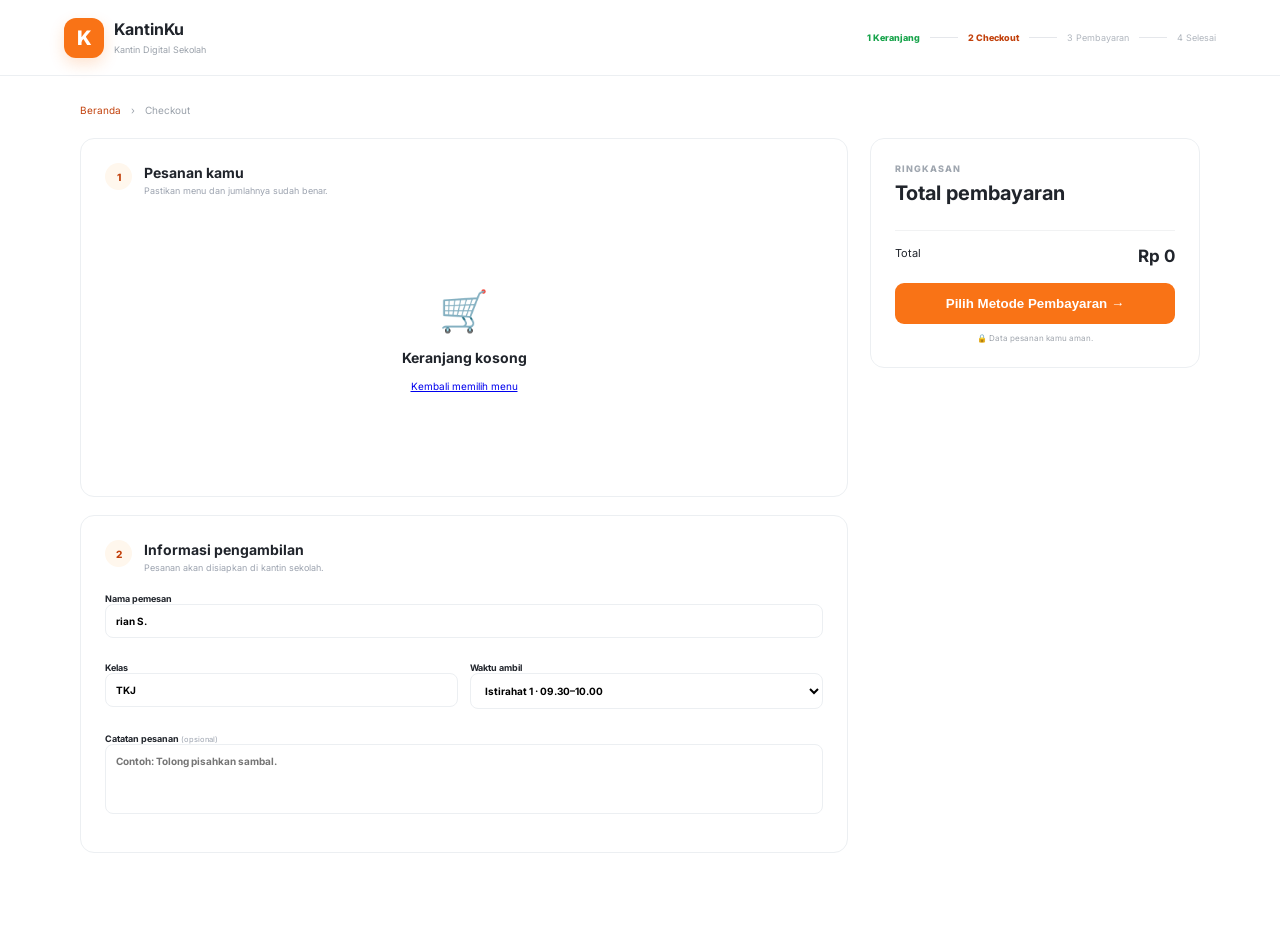
<file: checkout.html>
<!DOCTYPE html>
<html lang="id">
<head>
<meta charset="UTF-8"><meta name="viewport" content="width=device-width,initial-scale=1.0">
<title>Checkout — KantinKu</title>
<link rel="preconnect" href="https://fonts.googleapis.com"><link rel="preconnect" href="https://fonts.gstatic.com" crossorigin>
<link href="https://fonts.googleapis.com/css2?family=Inter:wght@400;500;600;700;800&display=swap" rel="stylesheet">
<link rel="stylesheet" href="customer.css">
</head>
<body>
<header class="topbar"><a class="brand link-brand" href="index.html"><div class="logo">K</div><div><strong>KantinKu</strong><span>Kantin Digital Sekolah</span></div></a><div class="checkout-progress"><span class="done">1 Keranjang</span><i></i><span class="active">2 Checkout</span><i></i><span>3 Pembayaran</span><i></i><span>4 Selesai</span></div></header>
<main class="checkout-page">
  <div class="breadcrumb"><a href="index.html">Beranda</a><span>›</span><span>Checkout</span></div>
  <div class="checkout-layout">
    <section>
      <div class="checkout-card"><div class="card-title"><span class="number">1</span><div><h2>Pesanan kamu</h2><p>Pastikan menu dan jumlahnya sudah benar.</p></div></div><div id="checkoutItems"></div></div>
      <div class="checkout-card"><div class="card-title"><span class="number">2</span><div><h2>Informasi pengambilan</h2><p>Pesanan akan disiapkan di kantin sekolah.</p></div></div>
        <label class="field-label">Nama pemesan<input id="buyerName" value="rian S." placeholder="Nama lengkap"></label>
        <div class="field-row"><label class="field-label">Kelas<input id="buyerClass" value="TKJ" placeholder="Contoh: TKJ"></label><label class="field-label">Waktu ambil<select id="pickup"><option>Istirahat 1 · 09.30–10.00</option><option>Istirahat 2 · 12.00–12.30</option><option>Setelah pulang · 14.00–15.00</option></select></label></div>
        <label class="field-label">Catatan pesanan <small>(opsional)</small><textarea id="orderNote" placeholder="Contoh: Tolong pisahkan sambal."></textarea></label>
      </div>
    </section>
    <aside class="order-summary"><span class="eyebrow">RINGKASAN</span><h2>Total pembayaran</h2><div id="summaryLines"></div><div class="summary-total"><span>Total</span><b id="grandTotal">Rp 0</b></div><button class="primary-btn" id="payBtn">Pilih Metode Pembayaran →</button><small>🔒 Data pesanan kamu aman.</small></aside>
  </div>
</main>
<script src="customer.js"></script><script src="checkout.js"></script>
</body>
</html>
</file>
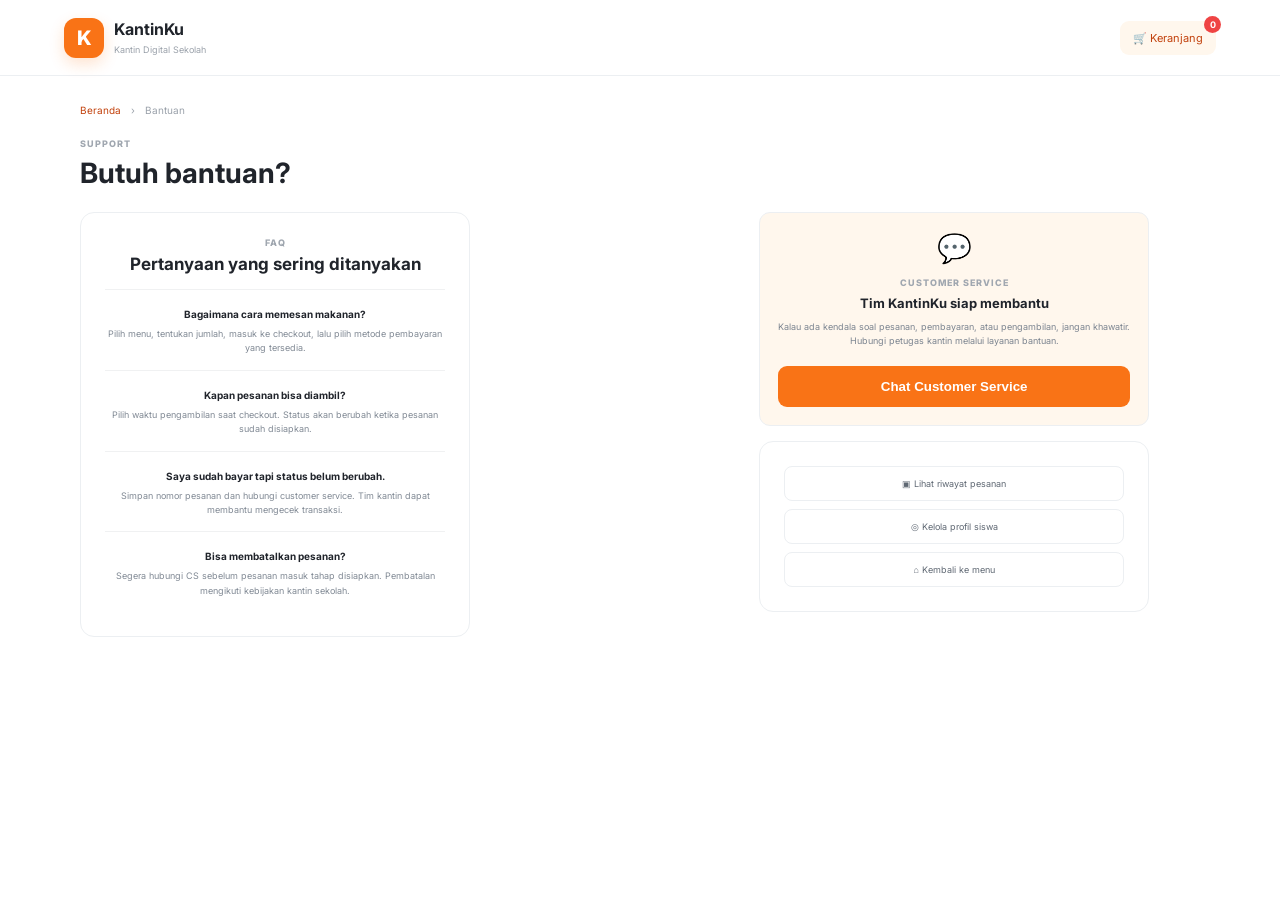
<file: help.html>
<!DOCTYPE html>
<html lang="id">
<head>
<meta charset="UTF-8"><meta name="viewport" content="width=device-width,initial-scale=1">
<title>Bantuan & Customer Service — KantinKu</title>
<link rel="preconnect" href="https://fonts.googleapis.com"><link rel="preconnect" href="https://fonts.gstatic.com" crossorigin>
<link href="https://fonts.googleapis.com/css2?family=Inter:wght@400;500;600;700;800&display=swap" rel="stylesheet">
<link rel="stylesheet" href="customer.css">
</head>
<body>
<header class="topbar"><a class="brand link-brand" href="index.html"><div class="logo">K</div><div><strong>KantinKu</strong><span>Kantin Digital Sekolah</span></div></a><div class="top-actions"><button class="cart-btn" onclick="location.href='checkout.html'">🛒 Keranjang <b id="cartCount">0</b></button></div></header>
<main class="account-page"><div class="breadcrumb"><a href="index.html">Beranda</a><span>›</span><span>Bantuan</span></div>
<div class="account-head"><div><span class="eyebrow">SUPPORT</span><h1>Butuh bantuan?</h1></div></div>
<div class="help-grid"><section class="help-card"><span class="eyebrow">FAQ</span><h2>Pertanyaan yang sering ditanyakan</h2>
<div class="faq"><b>Bagaimana cara memesan makanan?</b><p>Pilih menu, tentukan jumlah, masuk ke checkout, lalu pilih metode pembayaran yang tersedia.</p></div>
<div class="faq"><b>Kapan pesanan bisa diambil?</b><p>Pilih waktu pengambilan saat checkout. Status akan berubah ketika pesanan sudah disiapkan.</p></div>
<div class="faq"><b>Saya sudah bayar tapi status belum berubah.</b><p>Simpan nomor pesanan dan hubungi customer service. Tim kantin dapat membantu mengecek transaksi.</p></div>
<div class="faq"><b>Bisa membatalkan pesanan?</b><p>Segera hubungi CS sebelum pesanan masuk tahap disiapkan. Pembatalan mengikuti kebijakan kantin sekolah.</p></div>
</section>
<aside><div class="help-card cs-box"><div class="cs-icon">💬</div><span class="eyebrow">CUSTOMER SERVICE</span><h3>Tim KantinKu siap membantu</h3><p>Kalau ada kendala soal pesanan, pembayaran, atau pengambilan, jangan khawatir. Hubungi petugas kantin melalui layanan bantuan.</p><button class="primary-btn" id="chatBtn">Chat Customer Service</button></div>
<div class="help-card quick-links"><a href="history.html">▣ Lihat riwayat pesanan</a><a href="profile.html">◎ Kelola profil siswa</a><a href="index.html">⌂ Kembali ke menu</a></div></aside>
</div></main>
<div class="modal" id="chatModal"><div class="qr-card" style="text-align:left"><button class="modal-close" id="closeChat">×</button><span class="eyebrow">CUSTOMER SERVICE</span><h2>Halo! 👋</h2><p style="font-size:10px;color:#7b8490;line-height:1.7">Sampaikan kendala kamu. Untuk versi produksi, area ini bisa dihubungkan ke WhatsApp, live chat, atau sistem tiket sekolah.</p><textarea id="chatText" placeholder="Tulis kendala kamu..." style="width:100%;height:100px;border:1px solid var(--line);border-radius:8px;padding:10px;resize:none"></textarea><button class="primary-btn" id="sendChat" style="margin-top:10px">Kirim Permintaan</button></div></div>
<div class="toast" id="toast"></div><script src="customer.js"></script><script src="help.js"></script>
</body></html>
</file>
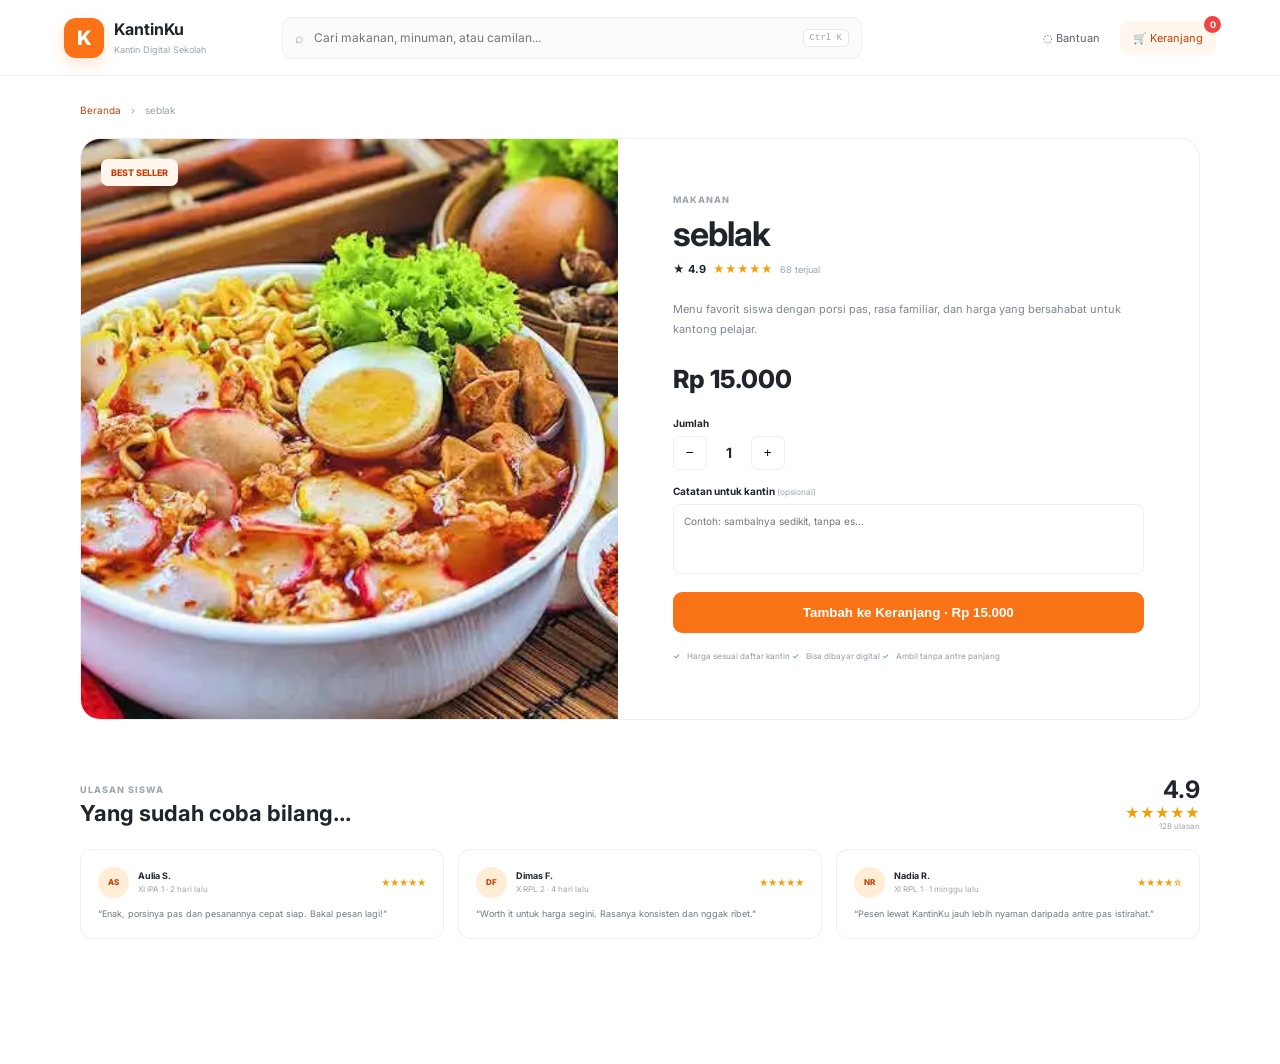
<file: menu-detail.html>
<!DOCTYPE html>
<html lang="id">
<head>
<meta charset="UTF-8"><meta name="viewport" content="width=device-width,initial-scale=1.0">
<title>Detail Menu — KantinKu</title>
<link rel="preconnect" href="https://fonts.googleapis.com"><link rel="preconnect" href="https://fonts.gstatic.com" crossorigin>
<link href="https://fonts.googleapis.com/css2?family=Inter:wght@400;500;600;700;800&display=swap" rel="stylesheet">
<link rel="stylesheet" href="customer.css">
</head>
<body>
<header class="topbar">
  <a class="brand link-brand" href="index.html"><div class="logo">K</div><div><strong>KantinKu</strong><span>Kantin Digital Sekolah</span></div></a>
  <div class="search"><span>⌕</span><input id="searchInput" placeholder="Cari makanan, minuman, atau camilan..."><kbd>Ctrl K</kbd></div>
  <div class="top-actions"><button class="help-btn" onclick="location.href='index.html#bantuan'">◌ Bantuan</button><button class="cart-btn" onclick="location.href='checkout.html'">🛒 Keranjang <b id="cartCount">0</b></button></div>
</header>
<main class="page">
  <div class="breadcrumb"><a href="index.html">Beranda</a><span>›</span><span id="crumb">Detail Menu</span></div>
  <section class="detail-page">
    <div class="detail-photo-wrap"><img id="detailImage" alt=""><span id="detailTag" class="detail-tag"></span></div>
    <div class="detail-info">
      <span id="detailCategory" class="eyebrow"></span><h1 id="detailName">Memuat menu...</h1>
      <div class="rating-big"><strong id="detailRating"></strong><span>★★★★★</span><small id="detailSold"></small></div>
      <p id="detailDesc"></p>
      <div class="price-big" id="detailPrice"></div>
      <div class="option-box"><label>Jumlah</label><div class="quantity"><button id="minus">−</button><b id="qty">1</b><button id="plus">+</button></div></div>
      <div class="option-box"><label>Catatan untuk kantin <small>(opsional)</small></label><textarea id="note" placeholder="Contoh: sambalnya sedikit, tanpa es..."></textarea></div>
      <button class="primary-btn" id="addBtn">Tambah ke Keranjang · <span></span></button>
      <div class="trust"><span>✓</span> Harga sesuai daftar kantin <span>✓</span> Bisa dibayar digital <span>✓</span> Ambil tanpa antre panjang</div>
    </div>
  </section>
  <section class="review-section">
    <div class="section-title"><div><span class="eyebrow">ULASAN SISWA</span><h2>Yang sudah coba bilang...</h2></div><div class="overall"><b>4.9</b><span>★★★★★</span><small>128 ulasan</small></div></div>
    <div class="reviews-grid">
      <article class="review"><div class="review-head"><div class="avatar">AS</div><div><b>Aulia S.</b><small>XI IPA 1 · 2 hari lalu</small></div><span>★★★★★</span></div><p>“Enak, porsinya pas dan pesanannya cepat siap. Bakal pesan lagi!”</p></article>
      <article class="review"><div class="review-head"><div class="avatar">DF</div><div><b>Dimas F.</b><small>X RPL 2 · 4 hari lalu</small></div><span>★★★★★</span></div><p>“Worth it untuk harga segini. Rasanya konsisten dan nggak ribet.”</p></article>
      <article class="review"><div class="review-head"><div class="avatar">NR</div><div><b>Nadia R.</b><small>XI RPL 1 · 1 minggu lalu</small></div><span>★★★★☆</span></div><p>“Pesen lewat KantinKu jauh lebih nyaman daripada antre pas istirahat.”</p></article>
    </div>
  </section>
</main>
<div class="toast" id="toast"></div>
<script src="customer.js"></script><script src="detail.js"></script>
</body>
</html>
</file>
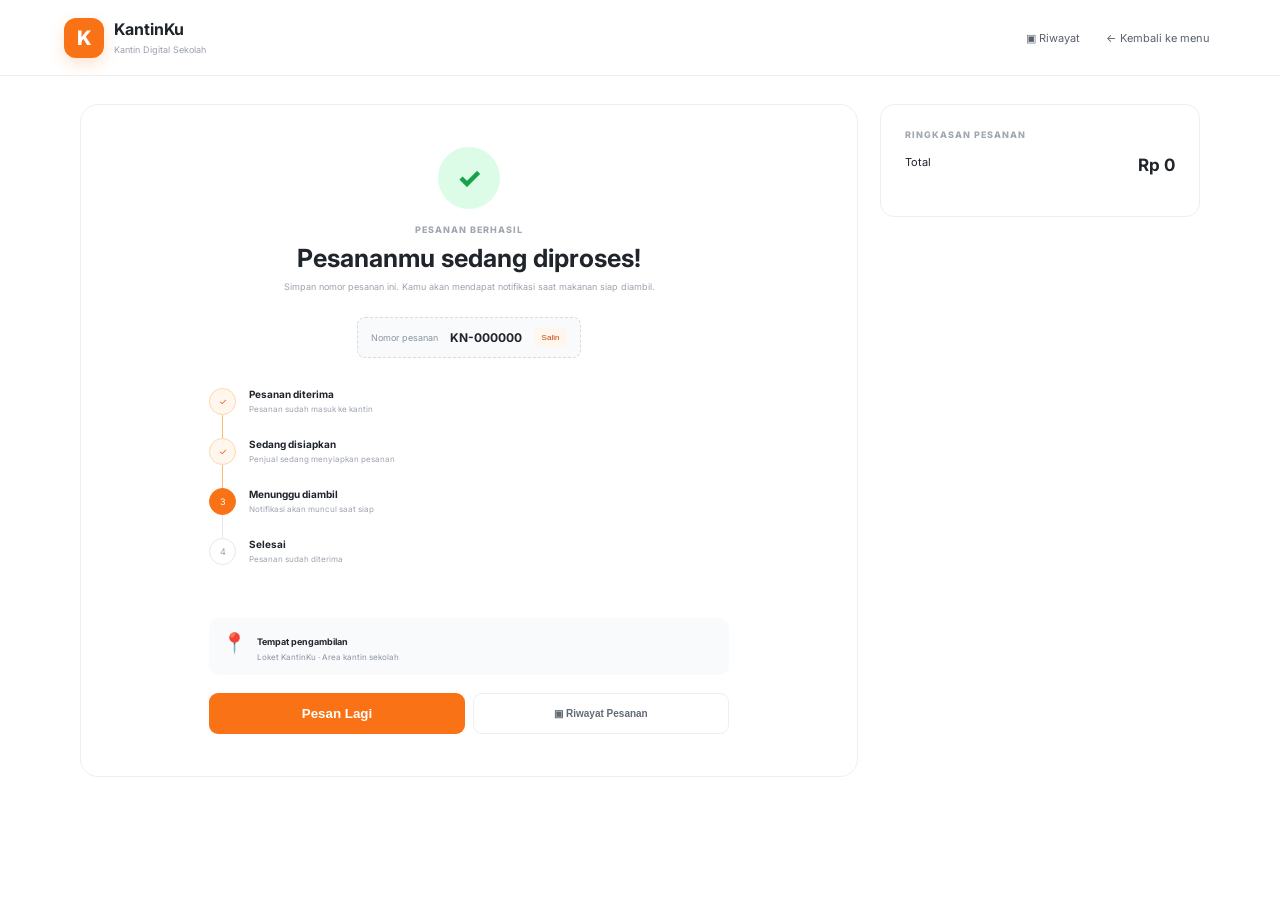
<file: order-status.html>
<!DOCTYPE html>
<html lang="id">
<head>
<meta charset="UTF-8"><meta name="viewport" content="width=device-width,initial-scale=1.0">
<title>Status Pesanan — KantinKu</title>
<link rel="preconnect" href="https://fonts.googleapis.com"><link rel="preconnect" href="https://fonts.gstatic.com" crossorigin>
<link href="https://fonts.googleapis.com/css2?family=Inter:wght@400;500;600;700;800&display=swap" rel="stylesheet">
<link rel="stylesheet" href="customer.css">
</head>
<body>
<header class="topbar"><a class="brand link-brand" href="index.html"><div class="logo">K</div><div><strong>KantinKu</strong><span>Kantin Digital Sekolah</span></div></a><div class="top-actions"><button class="help-btn" onclick="location.href='history.html'">▣ Riwayat</button><button class="help-btn" onclick="location.href='index.html'">← Kembali ke menu</button></div></header>
<main class="status-page">
  <section class="status-card">
    <div class="success-icon">✓</div><span class="eyebrow">PESANAN BERHASIL</span><h1>Pesananmu sedang diproses!</h1><p class="muted">Simpan nomor pesanan ini. Kamu akan mendapat notifikasi saat makanan siap diambil.</p>
    <div class="order-code"><span>Nomor pesanan</span><b id="orderCode">KN-000000</b><button id="copyCode">Salin</button></div>
    <div class="timeline">
      <div class="timeline-step active"><i>✓</i><div><b>Pesanan diterima</b><small>Pesanan sudah masuk ke kantin</small></div></div>
      <div class="timeline-step active"><i>✓</i><div><b>Sedang disiapkan</b><small>Penjual sedang menyiapkan pesanan</small></div></div>
      <div class="timeline-step current"><i>3</i><div><b>Menunggu diambil</b><small>Notifikasi akan muncul saat siap</small></div></div>
      <div class="timeline-step"><i>4</i><div><b>Selesai</b><small>Pesanan sudah diterima</small></div></div>
    </div>
    <div class="pickup-box"><span>📍</span><div><b>Tempat pengambilan</b><p>Loket KantinKu · Area kantin sekolah</p></div></div>
    <div class="status-actions"><button class="primary-btn" onclick="location.href='index.html'">Pesan Lagi</button><button class="secondary-btn" onclick="location.href='history.html'">▣ Riwayat Pesanan</button></div>
  </section>
  <aside class="mini-summary"><span class="eyebrow">RINGKASAN PESANAN</span><div id="statusItems"></div><div class="summary-total"><span>Total</span><b id="statusTotal">Rp 0</b></div></aside>
</main>
<div class="toast" id="toast"></div>
<script src="customer.js"></script><script src="status.js"></script>
</body>
</html>
</file>
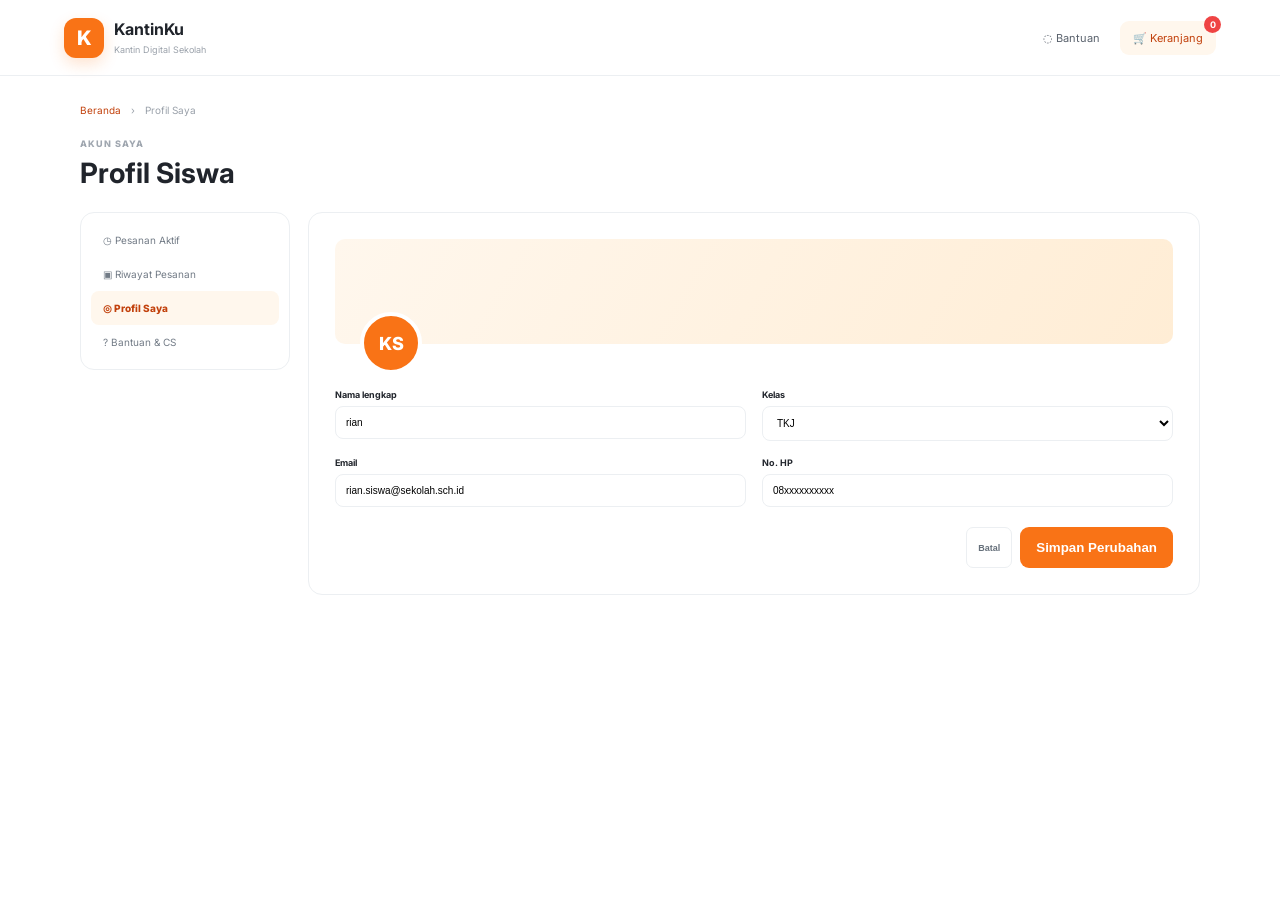
<file: profile.html>
<!DOCTYPE html>
<html lang="id">
<head>
<meta charset="UTF-8"><meta name="viewport" content="width=device-width,initial-scale=1">
<title>Profil Saya — KantinKu</title>
<link rel="preconnect" href="https://fonts.googleapis.com"><link rel="preconnect" href="https://fonts.gstatic.com" crossorigin>
<link href="https://fonts.googleapis.com/css2?family=Inter:wght@400;500;600;700;800&display=swap" rel="stylesheet">
<link rel="stylesheet" href="customer.css">
</head>
<body>
<header class="topbar"><a class="brand link-brand" href="index.html"><div class="logo">K</div><div><strong>KantinKu</strong><span>Kantin Digital Sekolah</span></div></a><div class="top-actions"><button class="help-btn" onclick="location.href='help.html'">◌ Bantuan</button><button class="cart-btn" onclick="location.href='checkout.html'">🛒 Keranjang <b id="cartCount">0</b></button></div></header>
<main class="account-page"><div class="breadcrumb"><a href="index.html">Beranda</a><span>›</span><span>Profil Saya</span></div>
<div class="account-head"><div><span class="eyebrow">AKUN SAYA</span><h1>Profil Siswa</h1></div></div>
<div class="account-layout"><nav class="account-nav"><a href="order-status.html">◷ Pesanan Aktif</a><a href="history.html">▣ Riwayat Pesanan</a><a class="active" href="profile.html">◎ Profil Saya</a><a href="help.html">? Bantuan & CS</a></nav>
<section class="profile-card"><div class="profile-cover"><div class="profile-avatar">KS</div></div>
<div class="profile-fields">
<div class="profile-field"><label>Nama lengkap</label><input id="name" value="rian"></div>
<div class="profile-field"><label>Kelas</label><select id="class"><option>TKJ</option><option>XI RPL 1</option><option>XI IPA 1</option><option>X RPL 2</option></select></div>
<div class="profile-field"><label>Email</label><input id="email" value="rian.siswa@sekolah.sch.id"></div>
<div class="profile-field"><label>No. HP</label><input id="phone" value="08xxxxxxxxxx"></div>
</div>
<div class="profile-actions"><button class="outline-btn" onclick="location.href='index.html'">Batal</button><button class="primary-btn" style="width:auto" id="saveProfile">Simpan Perubahan</button></div>
</section></div></main>
<div class="toast" id="toast"></div><script src="customer.js"></script><script src="profile.js"></script>
</body></html>
</file>
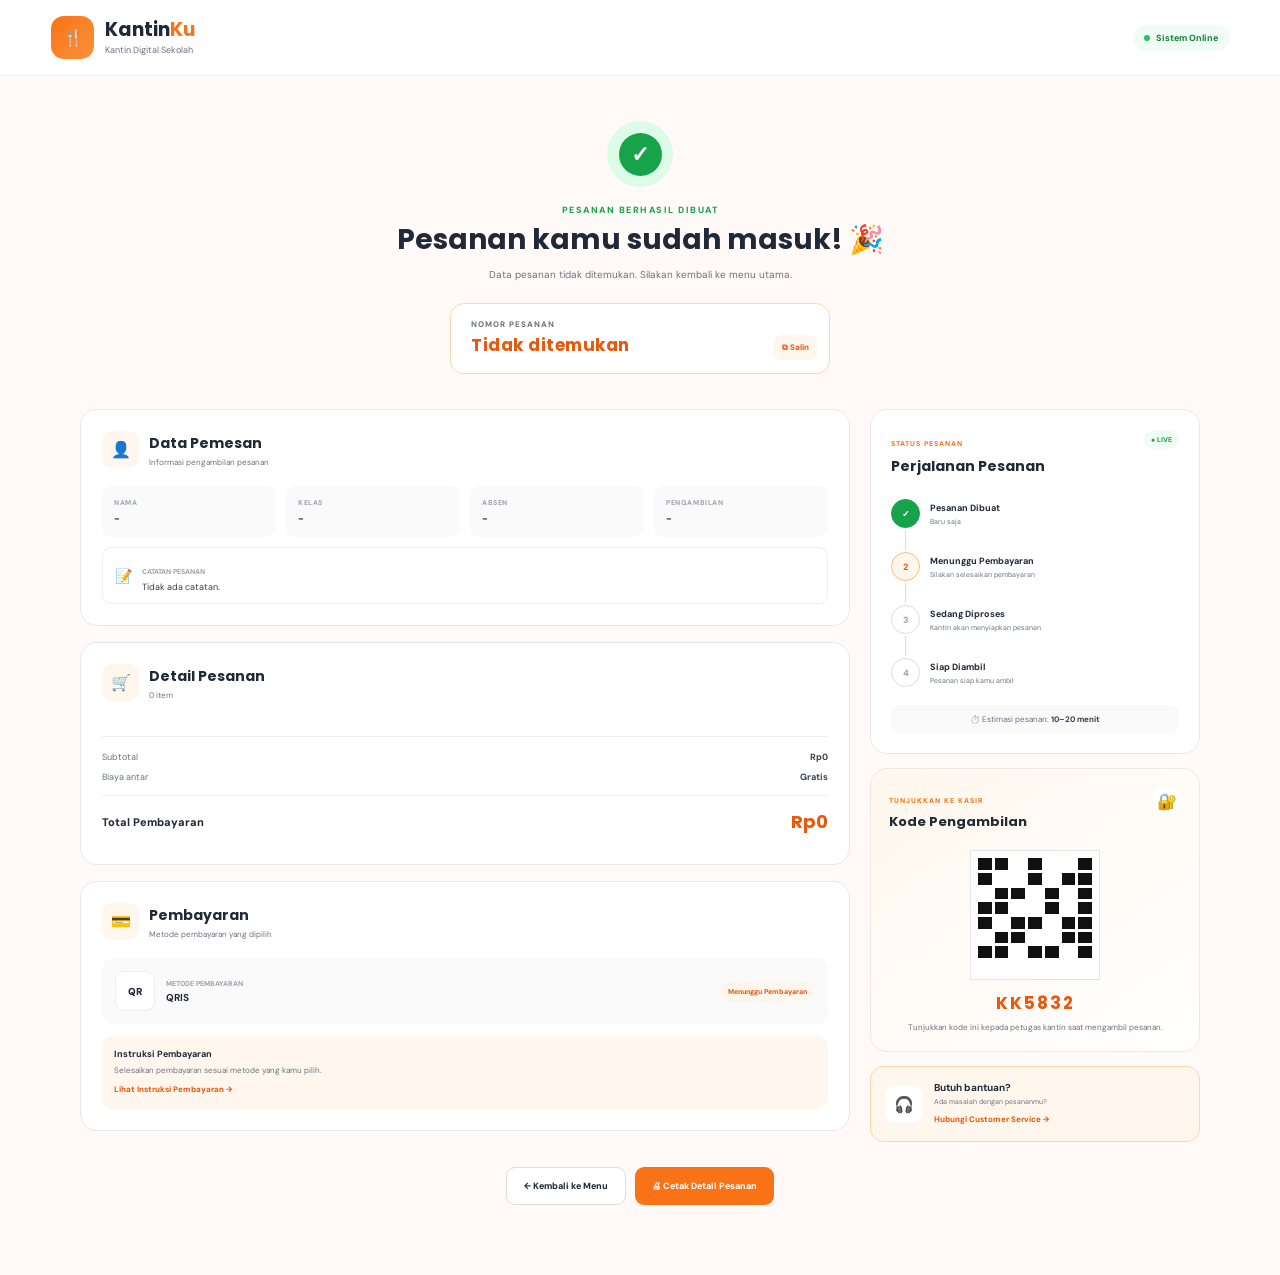
<file: success.html>
<!DOCTYPE html>
<html lang="id">

<head>

    <meta charset="UTF-8">

    <meta
        name="viewport"
        content="width=device-width, initial-scale=1.0"
    >

    <title>Pesanan Berhasil - KantinKu</title>

    <link rel="preconnect" href="https://fonts.googleapis.com">

    <link
        rel="preconnect"
        href="https://fonts.gstatic.com"
        crossorigin
    >

    <link
        href="https://fonts.googleapis.com/css2?family=DM+Sans:wght@400;500;600;700&family=Poppins:wght@500;600;700;800&display=swap"
        rel="stylesheet"
    >

    <link
        rel="stylesheet"
        href="success.css"
    >

</head>


<body>


<!-- =====================================================
     HEADER
===================================================== -->

<header class="header">

    <div class="header-inner">

        <a
            href="index.html"
            class="brand"
        >

            <div class="brand-logo">
                🍴
            </div>

            <div class="brand-text">

                <h1>
                    Kantin<span>Ku</span>
                </h1>

                <p>
                    Kantin Digital Sekolah
                </p>

            </div>

        </a>


        <div class="header-status">

            <span class="online-dot"></span>

            Sistem Online

        </div>

    </div>

</header>



<!-- =====================================================
     MAIN
===================================================== -->

<main>


    <!-- SUCCESS HERO -->

    <section class="success-hero">

        <div class="success-icon">

            <span>
                ✓
            </span>

        </div>


        <span class="success-label">
            PESANAN BERHASIL DIBUAT
        </span>


        <h1>
            Pesanan kamu sudah masuk! 🎉
        </h1>


        <p>
            Tenang, pesananmu sedang diteruskan ke kantin.
            Simpan nomor pesanan berikut untuk memudahkan pengecekan.
        </p>


        <!-- ORDER NUMBER -->

        <div class="order-number-box">

            <small>
                NOMOR PESANAN
            </small>

            <strong id="orderId">
                KK-000000
            </strong>


            <button
                id="copyOrderId"
                title="Salin nomor pesanan"
            >
                ⧉ Salin
            </button>

        </div>

    </section>



    <!-- =================================================
         ORDER GRID
    ================================================= -->

    <div class="success-grid">


        <!-- LEFT -->

        <div class="success-left">


            <!-- CUSTOMER -->

            <section class="success-card customer-card">

                <div class="card-heading">

                    <div>

                        <span class="heading-icon">
                            👤
                        </span>

                        <div>

                            <h2>
                                Data Pemesan
                            </h2>

                            <p>
                                Informasi pengambilan pesanan
                            </p>

                        </div>

                    </div>

                </div>


                <div class="customer-grid">


                    <div class="customer-info">

                        <small>
                            NAMA
                        </small>

                        <strong id="customerName">
                            -
                        </strong>

                    </div>


                    <div class="customer-info">

                        <small>
                            KELAS
                        </small>

                        <strong id="customerClass">
                            -
                        </strong>

                    </div>


                    <div class="customer-info">

                        <small>
                            ABSEN
                        </small>

                        <strong id="customerNumber">
                            -
                        </strong>

                    </div>


                    <div class="customer-info">

                        <small>
                            PENGAMBILAN
                        </small>

                        <strong id="pickupMethod">
                            -
                        </strong>

                    </div>


                </div>


                <div
                    class="note-box"
                    id="noteBox"
                >

                    <span>
                        📝
                    </span>

                    <div>

                        <small>
                            CATATAN PESANAN
                        </small>

                        <p id="orderNote">
                            Tidak ada catatan.
                        </p>

                    </div>

                </div>

            </section>



            <!-- ORDER ITEMS -->

            <section class="success-card">

                <div class="card-heading">

                    <div>

                        <span class="heading-icon">
                            🛒
                        </span>

                        <div>

                            <h2>
                                Detail Pesanan
                            </h2>

                            <p id="itemCount">
                                0 item
                            </p>

                        </div>

                    </div>

                </div>


                <div
                    class="order-items"
                    id="orderItems"
                ></div>


                <div class="price-summary">

                    <div>

                        <span>
                            Subtotal
                        </span>

                        <strong id="subtotal">
                            Rp0
                        </strong>

                    </div>


                    <div>

                        <span>
                            Biaya antar
                        </span>

                        <strong id="deliveryFee">
                            Gratis
                        </strong>

                    </div>


                    <div class="price-total">

                        <span>
                            Total Pembayaran
                        </span>

                        <strong id="totalPrice">
                            Rp0
                        </strong>

                    </div>

                </div>

            </section>



            <!-- PAYMENT -->

            <section class="success-card payment-info-card">

                <div class="card-heading">

                    <div>

                        <span class="heading-icon">
                            💳
                        </span>

                        <div>

                            <h2>
                                Pembayaran
                            </h2>

                            <p>
                                Metode pembayaran yang dipilih
                            </p>

                        </div>

                    </div>

                </div>


                <div class="payment-result">

                    <div
                        class="payment-result-logo"
                        id="paymentLogo"
                    >
                        QR
                    </div>


                    <div>

                        <small>
                            METODE PEMBAYARAN
                        </small>

                        <strong id="paymentMethod">
                            QRIS
                        </strong>

                    </div>


                    <span
                        class="payment-status"
                        id="paymentStatus"
                    >
                        Menunggu Pembayaran
                    </span>

                </div>


                <div
                    class="payment-instruction"
                    id="paymentInstruction"
                >

                    <strong>
                        Instruksi Pembayaran
                    </strong>

                    <p>
                        Selesaikan pembayaran sesuai metode
                        yang kamu pilih.
                    </p>

                    <button
                        id="paymentAction"
                        class="payment-action"
                    >
                        Lihat Instruksi Pembayaran →
                    </button>

                </div>

            </section>


        </div>



        <!-- RIGHT -->

        <aside class="success-right">


            <!-- STATUS -->

            <section class="status-card">

                <div class="status-header">

                    <div>

                        <span class="mini-label">
                            STATUS PESANAN
                        </span>

                        <h2>
                            Perjalanan Pesanan
                        </h2>

                    </div>

                    <span class="live-badge">
                        ● LIVE
                    </span>

                </div>


                <div class="timeline">


                    <div class="timeline-item active">

                        <div class="timeline-dot">
                            ✓
                        </div>

                        <div>

                            <strong>
                                Pesanan Dibuat
                            </strong>

                            <small id="timeCreated">
                                Baru saja
                            </small>

                        </div>

                    </div>


                    <div class="timeline-line"></div>


                    <div class="timeline-item active waiting">

                        <div class="timeline-dot">
                            2
                        </div>

                        <div>

                            <strong>
                                Menunggu Pembayaran
                            </strong>

                            <small>
                                Silakan selesaikan pembayaran
                            </small>

                        </div>

                    </div>


                    <div class="timeline-line"></div>


                    <div class="timeline-item">

                        <div class="timeline-dot">
                            3
                        </div>

                        <div>

                            <strong>
                                Sedang Diproses
                            </strong>

                            <small>
                                Kantin akan menyiapkan pesanan
                            </small>

                        </div>

                    </div>


                    <div class="timeline-line"></div>


                    <div class="timeline-item">

                        <div class="timeline-dot">
                            4
                        </div>

                        <div>

                            <strong>
                                Siap Diambil
                            </strong>

                            <small>
                                Pesanan siap kamu ambil
                            </small>

                        </div>

                    </div>


                </div>


                <div class="status-estimate">

                    ⏱️ Estimasi pesanan:
                    <strong>
                        10–20 menit
                    </strong>

                </div>

            </section>



            <!-- QR MOCKUP -->

            <section
                class="qr-card"
                id="qrCard"
            >

                <div class="qr-header">

                    <div>

                        <span class="mini-label">
                            TUNJUKKAN KE KASIR
                        </span>

                        <h3>
                            Kode Pengambilan
                        </h3>

                    </div>

                    <span>
                        🔐
                    </span>

                </div>


                <div class="fake-qr">

                    <div class="qr-pattern">

                        <i></i>
                        <i></i>
                        <i></i>
                        <i></i>
                        <i></i>
                        <i></i>
                        <i></i>
                        <i></i>
                        <i></i>
                        <i></i>
                        <i></i>
                        <i></i>
                        <i></i>
                        <i></i>
                        <i></i>
                        <i></i>
                        <i></i>
                        <i></i>
                        <i></i>
                        <i></i>
                        <i></i>
                        <i></i>
                        <i></i>
                        <i></i>
                        <i></i>
                        <i></i>
                        <i></i>
                        <i></i>
                        <i></i>
                        <i></i>
                        <i></i>
                        <i></i>
                        <i></i>
                        <i></i>
                        <i></i>
                        <i></i>
                        <i></i>
                        <i></i>
                        <i></i>
                        <i></i>
                        <i></i>
                        <i></i>
                        <i></i>
                        <i></i>
                        <i></i>
                        <i></i>
                        <i></i>
                        <i></i>
                        <i></i>
                        <i></i>
                        <i></i>

                    </div>

                </div>


                <strong
                    id="pickupCode"
                    class="pickup-code"
                >
                    KK5832
                </strong>


                <p>
                    Tunjukkan kode ini kepada petugas
                    kantin saat mengambil pesanan.
                </p>

            </section>



            <!-- SUPPORT -->

            <section class="support-card">

                <div class="support-avatar">
                    🎧
                </div>

                <div>

                    <strong>
                        Butuh bantuan?
                    </strong>

                    <p>
                        Ada masalah dengan pesananmu?
                    </p>

                    <button onclick="openSupport()">
                        Hubungi Customer Service →
                    </button>

                </div>

            </section>


        </aside>

    </div>



    <!-- =================================================
         BOTTOM ACTION
    ================================================= -->

    <section class="bottom-actions">

        <a
            href="index.html"
            class="secondary-button"
        >
            ← Kembali ke Menu
        </a>


        <button
            class="primary-button"
            onclick="printOrder()"
        >
            🖨 Cetak Detail Pesanan
        </button>

    </section>

</main>



<!-- =====================================================
     SUPPORT MODAL
===================================================== -->

<div
    class="modal"
    id="supportModal"
>

    <div class="support-modal-card">


        <button
            class="modal-close"
            onclick="closeSupport()"
        >
            ×
        </button>


        <div class="modal-icon">
            🎧
        </div>


        <span class="mini-label">
            CUSTOMER SERVICE
        </span>


        <h2>
            Kami siap membantu!
        </h2>


        <p>
            Pilih kendala yang kamu alami dan tim
            KantinKu akan membantu.
        </p>


        <div class="modal-options">


            <button>

                💬

                <div>

                    <strong>
                        Chat Customer Service
                    </strong>

                    <small>
                        Respon sekitar 1–5 menit
                    </small>

                </div>

                →

            </button>


            <button>

                📦

                <div>

                    <strong>
                        Kendala Pesanan
                    </strong>

                    <small>
                        Pesanan salah, terlambat, atau belum diterima
                    </small>

                </div>

                →

            </button>


            <button>

                💳

                <div>

                    <strong>
                        Kendala Pembayaran
                    </strong>

                    <small>
                        Pembayaran gagal atau belum terverifikasi
                    </small>

                </div>

                →

            </button>


        </div>


        <div class="modal-hours">
            🟢 CS aktif · Senin–Jumat · 07.00–15.00
        </div>


    </div>

</div>



<!-- =====================================================
     PAYMENT MODAL
===================================================== -->

<div
    class="modal"
    id="paymentModal"
>

    <div class="payment-modal-card">


        <button
            class="modal-close"
            onclick="closePaymentModal()"
        >
            ×
        </button>


        <div class="modal-icon payment-modal-icon">
            💳
        </div>


        <span class="mini-label">
            INSTRUKSI PEMBAYARAN
        </span>


        <h2 id="modalPaymentTitle">
            QRIS
        </h2>


        <p id="modalPaymentDescription">
            Selesaikan pembayaran menggunakan metode yang dipilih.
        </p>


        <div
            class="payment-steps"
            id="paymentSteps"
        ></div>


        <button
            class="modal-done-button"
            onclick="closePaymentModal()"
        >
            Saya Mengerti
        </button>


    </div>

</div>



<script src="success.js"></script>

</body>

</html>
</file>
<file: customer.css>
:root{--orange:#f97316;--orange-dark:#ea580c;--soft:#fff7ed;--ink:#20242b;--muted:#7b8490;--line:#eceff2;--bg:#fff;--shadow:0 15px 45px rgba(30,41,59,.08)}*{box-sizing:border-box}html{scroll-behavior:smooth}body{margin:0;font-family:Inter,Arial,sans-serif;color:var(--ink);background:#fff;font-size:14px}.topbar{height:76px;border-bottom:1px solid var(--line);display:flex;align-items:center;gap:28px;padding:0 5%;position:sticky;top:0;background:rgba(255,255,255,.96);backdrop-filter:blur(15px);z-index:20}.brand{display:flex;align-items:center;gap:10px;min-width:190px}.logo{width:40px;height:40px;background:var(--orange);color:#fff;display:grid;place-items:center;border-radius:12px;font-size:20px;font-weight:800;box-shadow:0 6px 15px rgba(249,115,22,.2)}.brand strong{display:block;font-size:16px}.brand span{font-size:9px;color:#9aa1aa}.search{height:42px;border:1px solid var(--line);background:#fafbfc;border-radius:10px;display:flex;align-items:center;gap:9px;padding:0 12px;flex:1;max-width:580px;color:#9ca3af}.search input{border:0;background:transparent;outline:0;flex:1;font:inherit;font-size:12px}.search kbd{font-size:9px;background:#fff;border:1px solid #e5e7eb;padding:3px 6px;border-radius:5px}.top-actions{margin-left:auto;display:flex;align-items:center;gap:14px}.help-btn,.cart-btn{border:0;background:none;font:inherit;cursor:pointer;color:#59616c;font-size:11px}.cart-btn{position:relative;background:#fff7ed;color:#c2410c;padding:10px 13px;border-radius:9px}.cart-btn b{position:absolute;top:-5px;right:-5px;background:#ef4444;color:#fff;border-radius:50%;font-size:9px;min-width:17px;height:17px;display:grid;place-items:center}.user{display:flex;align-items:center;gap:8px}.user-avatar{width:35px;height:35px;border-radius:50%;background:#ffedd5;color:#c2410c;display:grid;place-items:center;font-size:10px;font-weight:800}.user strong,.user small{display:block}.user strong{font-size:10px}.user small{font-size:9px;color:#9ca3af;margin-top:2px}.user>span{color:#9ca3af}.container{max-width:1300px;margin:auto;padding:28px 38px 70px}.hero{height:340px;border-radius:24px;overflow:hidden;background:#fff5ea;position:relative;display:flex;align-items:center;padding:45px 55px;margin-bottom:28px}.hero-copy{position:relative;z-index:3;width:55%}.pill{display:inline-block;background:#fff;color:#d65a0a;font-size:9px;font-weight:800;padding:8px 11px;border-radius:20px;letter-spacing:.3px}.hero h1{font-size:37px;line-height:1.15;margin:15px 0 11px;letter-spacing:-1.3px}.hero h1 em{font-style:normal;color:var(--orange)}.hero p{color:#747b85;line-height:1.7;font-size:12px;max-width:480px;margin:0 0 20px}.hero-btn{border:0;background:var(--orange);color:#fff;border-radius:9px;padding:11px 16px;font-weight:700;cursor:pointer}.hero-btn span{margin-left:12px}.hero-art{position:absolute;right:0;top:0;width:48%;height:100%;overflow:hidden}.circle{position:absolute;border-radius:50%;background:#ffd9b5}.c1{width:300px;height:300px;right:100px;top:25px}.c2{width:180px;height:180px;right:-20px;bottom:-70px;background:#ffead6}.hero-plate{position:absolute;width:180px;height:180px;right:130px;top:80px;border-radius:50%;background:#fff;box-shadow:0 15px 35px rgba(160,90,30,.12);display:grid;place-items:center;font-size:95px;transform:rotate(-5deg)}.food-card{position:absolute;background:#fff;border-radius:11px;padding:9px 12px;display:flex;align-items:center;gap:8px;box-shadow:0 12px 28px rgba(104,65,25,.12);z-index:2}.food-card span{font-size:25px}.food-card b{display:block;font-size:9px}.food-card small{display:block;color:var(--orange);font-size:8px;margin-top:3px}.food-one{right:30px;top:55px}.food-two{right:40px;bottom:48px}.food-three{left:18px;bottom:65px}.categories{display:flex;gap:11px;margin:0 0 43px}.category{border:1px solid var(--line);background:#fff;border-radius:10px;padding:10px 16px;display:flex;align-items:center;gap:8px;cursor:pointer;color:#6b7280;font:inherit}.category span{font-size:20px}.category b{font-size:10px}.category.active,.category:hover{background:var(--orange);color:#fff;border-color:var(--orange);box-shadow:0 7px 18px rgba(249,115,22,.17)}.section-heading{display:flex;justify-content:space-between;align-items:flex-end;margin-bottom:21px}.eyebrow{display:block;color:#a0a7b0;font-weight:800;font-size:9px;letter-spacing:1px}.section-heading h2{font-size:22px;margin:5px 0 5px}.section-heading p{font-size:11px;color:#9299a3;margin:0}.sort{display:flex;gap:5px}.sort-btn{border:0;background:none;color:#8a929d;font-size:10px;padding:8px 10px;border-radius:7px;cursor:pointer}.sort-btn.active{background:#fff7ed;color:#c2410c;font-weight:700}.product-grid{display:grid;grid-template-columns:repeat(4,1fr);gap:18px}.product{background:#fff;border:1px solid var(--line);border-radius:13px;overflow:hidden;transition:.2s;cursor:pointer;position:relative}.product:hover{transform:translateY(-4px);box-shadow:var(--shadow)}.product-image{height:174px;position:relative;overflow:hidden;background:#f8fafc}.product-image img{width:100%;height:100%;object-fit:cover;transition:.35s}.product:hover img{transform:scale(1.05)}.tag{position:absolute;left:10px;top:10px;background:#fff;color:#c2410c;border-radius:6px;padding:5px 7px;font-size:8px;font-weight:800;box-shadow:0 4px 12px rgba(0,0,0,.07)}.quick-add{position:absolute;right:10px;bottom:10px;width:34px;height:34px;border:0;border-radius:50%;background:var(--orange);color:#fff;font-size:20px;cursor:pointer;box-shadow:0 6px 14px rgba(249,115,22,.25)}.product-body{padding:13px}.product-body h3{font-size:12px;margin:0 0 6px}.product-body p{font-size:9px;color:#9aa1aa;margin:0 0 10px}.product-foot{display:flex;justify-content:space-between;align-items:center}.price{font-weight:800;font-size:13px}.rating{font-size:9px;color:#f59e0b}.rating small{color:#9ca3af}.promo-strip{margin:50px 0 65px;background:#fff7ed;border:1px solid #ffead5;border-radius:14px;padding:18px 22px;display:flex;align-items:center;justify-content:space-between}.promo-strip>div{display:flex;align-items:center;gap:13px}.promo-icon{font-size:25px}.promo-strip b{font-size:12px}.promo-strip p{font-size:10px;color:#9a7b62;margin:5px 0 0}.promo-strip button{border:0;background:#fff;color:#c2410c;padding:9px 13px;border-radius:8px;font-weight:700;font-size:10px;cursor:pointer}.how{padding-bottom:35px}.center{display:block;text-align:center}.center h2{margin-bottom:30px}.steps{display:grid;grid-template-columns:repeat(3,1fr);gap:20px}.steps>div{position:relative;text-align:center;border:1px solid var(--line);border-radius:14px;padding:26px 35px}.steps i{position:absolute;top:14px;right:15px;color:#d1d5db;font-style:normal;font-weight:800;font-size:10px}.steps span{font-size:28px}.steps h3{font-size:12px;margin:12px 0 6px}.steps p{font-size:10px;color:#9299a3;line-height:1.6;margin:0}footer{border-top:1px solid var(--line);padding:25px 6%;display:flex;justify-content:space-between;align-items:center;color:#717985}footer>div{display:flex;gap:10px;align-items:center}footer .logo{width:32px;height:32px;font-size:15px;border-radius:9px}footer b{font-size:10px;display:block}footer small,footer span{display:block;font-size:9px;color:#9ca3af;margin-top:3px}footer button{border:0;background:none;color:#c2410c;font-weight:700;font-size:10px;cursor:pointer}.empty{text-align:center;padding:70px}.empty div{font-size:40px}.empty h3{font-size:14px}.empty p{font-size:10px;color:#9ca3af}.cart-drawer{position:fixed;right:0;top:0;bottom:0;width:410px;background:#fff;z-index:50;box-shadow:-15px 0 45px rgba(15,23,42,.12);transform:translateX(110%);transition:.3s;display:flex;flex-direction:column}.cart-drawer.open{transform:none}.drawer-head{padding:25px 24px 18px;border-bottom:1px solid var(--line);display:flex;justify-content:space-between}.drawer-head h2{margin:5px 0 0;font-size:20px}.drawer-head button{border:0;background:none;font-size:25px;color:#9ca3af;cursor:pointer}.cart-items{padding:16px 22px;overflow:auto;flex:1}.cart-item{display:grid;grid-template-columns:55px 1fr auto;gap:10px;padding:12px 0;border-bottom:1px solid #f2f3f4;align-items:center}.cart-item img{width:55px;height:55px;object-fit:cover;border-radius:9px}.cart-item b{font-size:10px}.cart-item small{display:block;color:#9ca3af;font-size:9px;margin-top:4px}.item-actions{display:flex;align-items:center;gap:8px;margin-top:7px}.item-actions button{width:22px;height:22px;border:1px solid var(--line);background:#fff;border-radius:5px;cursor:pointer}.cart-item>.price{font-size:10px}.cart-bottom{padding:18px 22px;border-top:1px solid var(--line)}.promo-input{display:flex;gap:6px;margin-bottom:15px}.promo-input input{flex:1;border:1px solid var(--line);border-radius:7px;padding:9px;font-size:10px;outline:none}.promo-input button{border:1px solid #fed7aa;background:#fff7ed;color:#c2410c;border-radius:7px;font-size:9px;padding:0 10px}.summary{display:flex;justify-content:space-between;margin-bottom:14px;font-size:11px}.checkout-btn{width:100%;border:0;background:var(--orange);color:#fff;border-radius:9px;padding:12px;font-weight:800;cursor:pointer}.secure{display:block;text-align:center;color:#a1a7af;font-size:8px;margin-top:9px}.overlay{position:fixed;inset:0;background:rgba(15,23,42,.35);z-index:40;display:none}.overlay.show{display:block}.modal{position:fixed;inset:0;background:rgba(15,23,42,.35);z-index:70;display:none;place-items:center;padding:20px}.modal.show{display:grid}.detail-card{background:#fff;width:min(760px,100%);border-radius:18px;overflow:hidden;display:grid;grid-template-columns:45% 55%;position:relative;box-shadow:0 30px 80px rgba(15,23,42,.2)}.detail-card>img{width:100%;height:100%;min-height:470px;object-fit:cover}.detail-content{padding:31px}.modal-close{position:absolute;right:14px;top:12px;border:0;background:#fff;width:32px;height:32px;border-radius:50%;font-size:20px;color:#8b929c;cursor:pointer;z-index:2}.category-tag{font-size:9px;color:#c2410c;background:#fff7ed;border-radius:5px;padding:5px 7px;font-weight:800}.detail-content h2{font-size:23px;margin:13px 0 7px}.rating-line{font-size:10px}.rating-line span{color:#f59e0b;margin:0 5px}.rating-line small{color:#9ca3af}.detail-content>p{font-size:10px;color:#7c8590;line-height:1.7;margin:18px 0}.detail-price{font-size:18px;font-weight:800;margin-bottom:14px}.qty{display:flex;align-items:center;gap:15px;margin-bottom:13px}.qty button{border:1px solid var(--line);background:#fff;width:30px;height:30px;border-radius:7px;cursor:pointer}.qty b{font-size:11px}.add-detail{width:100%;border:0;background:var(--orange);color:#fff;padding:12px;border-radius:8px;font-weight:800;cursor:pointer}.reviews{border-top:1px solid var(--line);margin-top:18px;padding-top:15px}.reviews>b{font-size:10px}.reviews p{font-size:9px;color:#777f89;line-height:1.5}.help-card{background:#fff;width:390px;max-width:100%;padding:32px;border-radius:17px;text-align:center;position:relative}.cs-icon{font-size:40px;margin-bottom:12px}.help-card h2{font-size:20px;margin:8px 0}.help-card>p{font-size:10px;color:#8b929d;line-height:1.6}.cs-options{display:flex;flex-direction:column;gap:8px;margin:20px 0}.cs-options button{border:1px solid var(--line);background:#fff;border-radius:8px;padding:11px;cursor:pointer;font-size:10px;font-weight:700}.cs-options button:first-child{background:#fff7ed;color:#c2410c;border-color:#fed7aa}.help-card small{font-size:8px;color:#a0a6ae}.toast{position:fixed;bottom:25px;left:50%;transform:translate(-50%,80px);opacity:0;background:#20242b;color:#fff;padding:11px 16px;border-radius:8px;font-size:10px;transition:.25s;z-index:100}.toast.show{transform:translate(-50%,0);opacity:1}
@media(max-width:1100px){.product-grid{grid-template-columns:repeat(3,1fr)}.topbar{padding:0 25px}.container{padding:25px}.hero-art{opacity:.8}}
@media(max-width:850px){.help-btn,.user{display:none}.hero h1{font-size:30px}.hero-art{width:43%;opacity:.45}.product-grid{grid-template-columns:repeat(2,1fr)}.sort{display:none}.topbar{gap:12px}.brand{min-width:auto}.search{max-width:none}.steps{grid-template-columns:1fr}.promo-strip{gap:15px}.promo-strip>div{align-items:flex-start}}
@media(max-width:580px){.topbar{height:auto;padding:12px 16px;flex-wrap:wrap}.search{order:3;flex-basis:100%}.brand span,.cart-btn span{display:none}.container{padding:18px 15px 50px}.hero{height:400px;padding:30px 25px}.hero-copy{width:100%}.hero-art{display:none}.hero h1{font-size:29px}.categories{overflow:auto;padding-bottom:3px}.category{flex:none}.section-heading{display:block}.product-grid{grid-template-columns:1fr 1fr;gap:10px}.product-image{height:135px}.product-body{padding:10px}.product-body h3{font-size:10px}.price{font-size:11px}.promo-strip{display:block}.promo-strip button{margin-top:12px}.cart-drawer{width:100%}.detail-card{grid-template-columns:1fr;max-height:90vh;overflow:auto}.detail-card>img{height:220px;min-height:0}.detail-content{padding:23px}.detail-card .modal-close{top:10px}.footer{display:block}}

.link-brand{text-decoration:none;color:inherit}.page,.checkout-page,.payment-page,.status-page{max-width:1180px;margin:auto;padding:28px 30px 70px}.breadcrumb{display:flex;gap:10px;align-items:center;font-size:10px;color:#9aa1aa;margin-bottom:22px}.breadcrumb a{color:#c2410c;text-decoration:none}.detail-page{display:grid;grid-template-columns:48% 52%;background:#fff;border:1px solid var(--line);border-radius:20px;overflow:hidden}.detail-photo-wrap{min-height:570px;position:relative;background:#f7f7f7}.detail-photo-wrap img{width:100%;height:100%;object-fit:cover}.detail-tag{position:absolute;top:20px;left:20px;background:#fff7ed;color:#c2410c;font-size:9px;font-weight:800;padding:8px 10px;border-radius:7px}.detail-info{padding:55px 55px}.detail-info h1{font-size:34px;letter-spacing:-1px;margin:8px 0}.rating-big{display:flex;align-items:center;gap:7px;font-size:11px}.rating-big span{color:#f59e0b}.rating-big small{color:#9ca3af}.detail-info>p{color:#7d8590;font-size:11px;line-height:1.8;margin:24px 0}.price-big{font-size:25px;font-weight:800;margin-bottom:23px}.option-box{margin:15px 0}.option-box label{display:block;font-size:10px;font-weight:700;margin-bottom:7px}.option-box label small{font-weight:400;color:#9ca3af}.quantity{display:flex;align-items:center;gap:12px}.quantity button{border:1px solid var(--line);background:#fff;width:34px;height:34px;border-radius:7px;cursor:pointer}.quantity b{min-width:20px;text-align:center}.option-box textarea,.field-label input,.field-label select,.field-label textarea{width:100%;border:1px solid var(--line);border-radius:8px;padding:10px;font:inherit;font-size:10px;outline:none;background:#fff}.option-box textarea{height:70px;resize:none}.primary-btn{border:0;background:var(--orange);color:#fff;border-radius:9px;padding:13px 16px;font-weight:800;cursor:pointer;width:100%}.trust{font-size:8px;color:#9299a3;line-height:2;margin-top:15px}.trust span{color:#16a34a;margin-right:5px}.review-section{padding:55px 0}.section-title{display:flex;justify-content:space-between;align-items:flex-end;margin-bottom:18px}.section-title h2{font-size:22px;margin:5px 0}.overall{display:grid;text-align:right}.overall b{font-size:24px}.overall span{color:#f59e0b}.overall small{font-size:8px;color:#9ca3af}.reviews-grid{display:grid;grid-template-columns:repeat(3,1fr);gap:14px}.review{border:1px solid var(--line);border-radius:12px;padding:17px}.review-head{display:flex;align-items:center;gap:9px}.avatar{width:31px;height:31px;border-radius:50%;display:grid;place-items:center;background:#ffedd5;color:#c2410c;font-size:8px;font-weight:800}.review-head b,.review-head small{display:block}.review-head b{font-size:9px}.review-head small{font-size:8px;color:#9ca3af;margin-top:3px}.review-head>span{margin-left:auto;color:#f59e0b;font-size:9px}.review p{font-size:9px;color:#707985;line-height:1.6;margin-bottom:0}.checkout-progress{display:flex;align-items:center;gap:10px;margin-left:auto;font-size:9px;color:#b0b6be}.checkout-progress span.active,.checkout-progress span.done{color:#c2410c;font-weight:800}.checkout-progress span.done{color:#16a34a}.checkout-progress i{width:28px;height:1px;background:#e5e7eb}.checkout-layout,.payment-layout{display:grid;grid-template-columns:1fr 330px;gap:22px}.checkout-card,.payment-card,.payment-summary,.order-summary,.mini-summary{background:#fff;border:1px solid var(--line);border-radius:14px;padding:24px;margin-bottom:18px}.card-title{display:flex;gap:12px;margin-bottom:20px}.number{width:27px;height:27px;border-radius:50%;background:#fff7ed;color:#c2410c;display:grid;place-items:center;font-weight:800;font-size:10px}.card-title h2{font-size:14px;margin:1px 0 4px}.card-title p,.muted{font-size:9px;color:#9ca3af;margin:0}.checkout-item{display:grid;grid-template-columns:55px 1fr auto;gap:11px;align-items:center;padding:12px 0;border-top:1px solid #f1f2f3}.checkout-item:first-child{border-top:0}.checkout-item img{width:55px;height:55px;object-fit:cover;border-radius:8px}.checkout-item b,.checkout-item strong{font-size:10px}.checkout-item small{display:block;color:#9ca3af;font-size:8px;margin-top:4px}.field-label{display:block;font-size:9px;font-weight:700;margin:12px 0}.field-label small{font-weight:400;color:#9ca3af}.field-row{display:grid;grid-template-columns:1fr 1fr;gap:12px}.field-label textarea{height:70px;resize:none}.order-summary,.payment-summary,.mini-summary{position:sticky;top:100px;height:max-content}.order-summary h2,.payment-card h1{font-size:20px;margin:7px 0}.summary-lines>div,.order-summary>div:not(.summary-total),.payment-item{display:flex;justify-content:space-between;gap:15px;font-size:9px;color:#7b8490;padding:9px 0;border-bottom:1px solid #f1f2f3}.summary-total{display:flex;justify-content:space-between;padding:15px 0 17px;font-size:11px}.summary-total b{font-size:17px}.order-summary small{display:block;text-align:center;color:#a0a6ae;font-size:8px;margin-top:9px}.payment-page h1{margin-bottom:6px}.pay-tabs{display:flex;border-bottom:1px solid var(--line);margin:25px 0 13px}.pay-tab{border:0;background:none;padding:11px 15px;font-size:10px;color:#8c949e;cursor:pointer;border-bottom:2px solid transparent}.pay-tab.active{color:#c2410c;border-color:var(--orange);font-weight:800}.methods{display:grid;gap:8px;margin-bottom:18px}.method{border:1px solid var(--line);background:#fff;border-radius:9px;padding:13px;display:flex;align-items:center;gap:12px;text-align:left;cursor:pointer}.method.selected{border-color:#fdba74;background:#fffaf5}.method-icon{width:35px;height:35px;border-radius:8px;background:#f8fafc;display:grid;place-items:center;font-size:17px}.method span:nth-child(2){flex:1}.method b,.method small{display:block}.method b{font-size:10px}.method small{font-size:8px;color:#9ca3af;margin-top:4px}.method i{display:none;color:#16a34a;font-style:normal}.method.selected i{display:block}.secure-note{display:block;text-align:center;color:#9ca3af;font-size:8px;margin-top:9px}.payment-summary h2{font-size:15px}.status-page{display:grid;grid-template-columns:1fr 320px;gap:22px;align-items:start}.status-card{text-align:center;background:#fff;border:1px solid var(--line);border-radius:18px;padding:42px 55px}.success-icon{width:62px;height:62px;border-radius:50%;background:#dcfce7;color:#16a34a;display:grid;place-items:center;margin:0 auto 15px;font-size:28px;font-weight:800}.status-card h1{font-size:25px;margin:8px 0}.order-code{display:flex;align-items:center;justify-content:center;gap:12px;margin:25px auto;width:max-content;background:#f8fafc;border:1px dashed #d7dce1;padding:10px 13px;border-radius:8px}.order-code span{font-size:9px;color:#8d96a0}.order-code b{font-size:12px}.order-code button{border:0;background:#fff7ed;color:#c2410c;border-radius:5px;padding:5px 8px;font-size:8px;cursor:pointer}.timeline{text-align:left;max-width:520px;margin:30px auto}.timeline-step{display:flex;gap:13px;position:relative;padding:0 0 23px}.timeline-step:not(:last-child):before{content:"";position:absolute;left:13px;top:27px;width:1px;height:calc(100% - 5px);background:#e5e7eb}.timeline-step.active:before{background:#fdba74}.timeline-step i{width:27px;height:27px;border-radius:50%;border:1px solid #e5e7eb;display:grid;place-items:center;font-size:9px;font-style:normal;background:#fff;z-index:1;color:#9ca3af}.timeline-step.active i{background:#fff7ed;border-color:#fed7aa;color:#ea580c}.timeline-step.current i{background:var(--orange);color:#fff;border-color:var(--orange)}.timeline-step b,.timeline-step small{display:block}.timeline-step b{font-size:10px}.timeline-step small{font-size:8px;color:#9ca3af;margin-top:4px}.pickup-box{display:flex;text-align:left;gap:10px;background:#f8fafc;border-radius:10px;padding:13px;max-width:520px;margin:0 auto 18px}.pickup-box span{font-size:20px}.pickup-box b{font-size:9px}.pickup-box p{font-size:8px;color:#8d96a0;margin:4px 0 0}.status-actions{display:grid;grid-template-columns:1fr 1fr;gap:8px;max-width:520px;margin:auto}.secondary-btn{border:1px solid var(--line);background:#fff;border-radius:9px;color:#616a75;font-weight:700;font-size:10px;cursor:pointer}.mini-summary{position:sticky;top:100px}.modal{position:fixed;inset:0;background:rgba(15,23,42,.4);display:none;place-items:center;z-index:100}.modal.show{display:grid}.qr-card{background:#fff;border-radius:16px;width:350px;padding:30px;text-align:center;position:relative}.qr-card h2{font-size:19px;margin:8px 0}.fake-qr{width:190px;height:190px;margin:18px auto;background:repeating-linear-gradient(45deg,#111 0 4px,#fff 4px 8px);border:10px solid #fff;box-shadow:0 0 0 1px #ddd;display:grid;place-items:center;color:#fff;font-size:48px;position:relative}.fake-qr span{position:absolute;background:#fff;color:#111;font-size:10px;padding:5px}.qr-card>p{font-size:9px;color:#8d96a0;line-height:1.6}.modal-close{position:absolute;right:12px;top:10px;border:0;background:none;font-size:22px;color:#9ca3af;cursor:pointer}.toast{position:fixed;bottom:25px;left:50%;transform:translate(-50%,80px);opacity:0;background:#20242b;color:#fff;padding:11px 16px;border-radius:8px;font-size:10px;transition:.25s;z-index:200}.toast.show{transform:translate(-50%,0);opacity:1}
@media(max-width:850px){.detail-page,.checkout-layout,.payment-layout,.status-page{grid-template-columns:1fr}.detail-photo-wrap{min-height:350px}.detail-info{padding:35px}.order-summary,.payment-summary,.mini-summary{position:static}.reviews-grid{grid-template-columns:1fr}.checkout-progress{display:none}}
@media(max-width:560px){.page,.checkout-page,.payment-page,.status-page{padding:20px 15px 50px}.detail-info{padding:25px}.detail-info h1{font-size:27px}.field-row,.status-actions{grid-template-columns:1fr}.status-card{padding:30px 20px}.order-code{width:100%}}

/* ===== CUSTOMER ACCOUNT / HISTORY ===== */
.account-page{max-width:1180px;margin:auto;padding:28px 30px 70px}.account-head{display:flex;align-items:end;justify-content:space-between;margin-bottom:22px}.account-head h1{font-size:28px;margin:7px 0 0}.account-layout{display:grid;grid-template-columns:210px 1fr;gap:18px}.account-nav,.history-card,.profile-card,.help-card{background:#fff;border:1px solid var(--line);border-radius:14px}.account-nav{padding:10px;height:max-content}.account-nav a{display:flex;gap:9px;align-items:center;text-decoration:none;color:#727b86;padding:11px 12px;border-radius:8px;font-size:10px}.account-nav a.active{background:#fff7ed;color:#c2410c;font-weight:800}.history-card{padding:22px}.history-filter{display:flex;gap:7px;margin-bottom:16px}.history-filter button{border:1px solid var(--line);background:#fff;padding:8px 11px;border-radius:7px;font-size:9px;color:#737b85;cursor:pointer}.history-filter button.active{border-color:#fdba74;background:#fff7ed;color:#c2410c;font-weight:800}.history-order{border:1px solid #edf0f2;border-radius:11px;padding:15px;margin-bottom:12px}.history-order:last-child{margin-bottom:0}.history-top{display:flex;align-items:center;justify-content:space-between;gap:10px}.history-top b{font-size:10px}.status-pill{font-size:8px;padding:5px 8px;border-radius:20px;background:#dcfce7;color:#15803d;font-weight:800}.status-pill.wait{background:#fff7ed;color:#c2410c}.history-products{display:flex;gap:10px;margin:13px 0}.history-product{display:flex;align-items:center;gap:8px;flex:1}.history-product img{width:44px;height:44px;border-radius:7px;object-fit:cover}.history-product b,.history-product small{display:block}.history-product b{font-size:9px}.history-product small{font-size:8px;color:#9ca3af;margin-top:3px}.history-bottom{border-top:1px solid #f1f2f3;padding-top:11px;display:flex;align-items:center;justify-content:space-between}.history-bottom span{font-size:9px;color:#8b949e}.history-bottom strong{font-size:11px}.outline-btn{border:1px solid var(--line);background:#fff;border-radius:7px;padding:8px 11px;font-size:9px;font-weight:700;color:#66707b;cursor:pointer}.empty-state{text-align:center;padding:65px 20px;color:#8d96a0}.empty-state .empty-icon{font-size:35px;margin-bottom:10px}.empty-state h3{font-size:14px;color:#454c55;margin:5px}.empty-state p{font-size:9px}.profile-card{padding:26px}.profile-cover{height:105px;background:linear-gradient(120deg,#fff7ed,#ffedd5);border-radius:10px;position:relative;margin-bottom:45px}.profile-avatar{position:absolute;left:25px;bottom:-30px;width:62px;height:62px;border-radius:50%;background:#f97316;color:#fff;display:grid;place-items:center;font-weight:800;font-size:18px;border:4px solid #fff}.profile-fields{display:grid;grid-template-columns:1fr 1fr;gap:16px}.profile-field label{display:block;font-size:9px;font-weight:700;margin-bottom:6px}.profile-field input,.profile-field select{width:100%;padding:10px;border:1px solid var(--line);border-radius:8px;font-size:10px;background:#fff}.profile-actions{margin-top:20px;display:flex;justify-content:flex-end;gap:8px}.help-grid{display:grid;grid-template-columns:1.2fr .8fr;gap:18px}.help-card{padding:24px}.help-card h2{font-size:17px;margin:6px 0}.faq{border-top:1px solid #f0f1f2;padding:14px 0}.faq:first-of-type{margin-top:15px}.faq b{font-size:10px}.faq p{font-size:9px;color:#808994;line-height:1.6;margin:6px 0 0}.cs-box{background:#fff7ed;border-radius:11px;padding:18px}.cs-box .cs-icon{font-size:28px}.cs-box h3{font-size:13px;margin:7px 0}.cs-box p{font-size:9px;color:#7b8490;line-height:1.6}.cs-box button{margin-top:8px}.quick-links{display:grid;gap:8px;margin-top:15px}.quick-links a{padding:11px;border:1px solid var(--line);border-radius:8px;text-decoration:none;color:#5f6873;font-size:9px}.quick-links a:hover{background:#fafafa}
@media(max-width:850px){.account-layout,.help-grid{grid-template-columns:1fr}.account-nav{display:flex;overflow:auto}.account-nav a{white-space:nowrap}.profile-fields{grid-template-columns:1fr}.account-head{align-items:start;gap:15px;flex-direction:column}}

.cart-empty{text-align:center;padding:60px 18px;color:#8b939d}.cart-empty-icon{font-size:38px;margin-bottom:10px}.cart-empty h3{font-size:13px;color:#454c55;margin:5px}.cart-empty p{font-size:9px;line-height:1.6}.cart-empty button{border:0;background:#fff7ed;color:#c2410c;padding:9px 13px;border-radius:7px;font-size:9px;font-weight:800;cursor:pointer;margin-top:7px}.remove-item{border:0!important;background:#fff5f5!important;color:#ef4444}.cart-discount{display:flex;justify-content:space-between;align-items:center;margin-top:13px;padding:10px;background:#f0fdf4;color:#15803d;border-radius:7px;font-size:9px}.cart-discount b{font-size:9px}
</file>
<file: success.css>
:root {

    --orange: #f97316;
    --orange-dark: #ea580c;
    --orange-light: #fff7ed;
    --orange-soft: #ffedd5;

    --green: #16a34a;
    --green-light: #f0fdf4;

    --black: #1f2937;
    --dark: #374151;
    --gray: #6b7280;
    --muted: #9ca3af;

    --border: #e9e9e9;

}


* {

    margin: 0;
    padding: 0;

    box-sizing: border-box;

}


body {

    font-family:
        "DM Sans",
        sans-serif;

    background:
        #fffaf7;

    color:
        var(--black);

    min-height: 100vh;

}


button,
a {

    font-family: inherit;

}


button {

    cursor: pointer;

}


a {

    text-decoration: none;

    color: inherit;

}


/* =====================================================
   HEADER
===================================================== */

.header {

    height: 76px;

    background:
        rgba(255,255,255,.97);

    border-bottom:
        1px solid #eeeeee;

    position: sticky;

    top: 0;

    z-index: 100;

    backdrop-filter:
        blur(12px);

}


.header-inner {

    width:
        min(1240px,92%);

    height: 100%;

    margin: auto;

    display: flex;

    align-items: center;

    justify-content: space-between;

}


.brand {

    display: flex;

    align-items: center;

    gap: 11px;

}


.brand-logo {

    width: 43px;
    height: 43px;

    display: grid;

    place-items: center;

    background:
        linear-gradient(
            135deg,
            #f97316,
            #fb923c
        );

    border-radius: 13px;

}


.brand-text h1 {

    font-family:
        "Poppins",
        sans-serif;

    font-size: 19px;

    line-height: 1;

}


.brand-text h1 span {

    color:
        var(--orange);

}


.brand-text p {

    color:
        var(--gray);

    font-size: 9px;

    margin-top: 5px;

}


.header-status {

    display: flex;

    align-items: center;

    gap: 6px;

    padding:
        7px 11px;

    background:
        var(--green-light);

    border-radius: 30px;

    color:
        #15803d;

    font-size: 9px;

    font-weight: 700;

}


.online-dot {

    width: 6px;
    height: 6px;

    background:
        #22c55e;

    border-radius: 50%;

}


/* =====================================================
   MAIN
===================================================== */

main {

    width:
        min(1120px,92%);

    margin: auto;

    padding:
        45px 0 70px;

}


/* =====================================================
   HERO
===================================================== */

.success-hero {

    max-width: 650px;

    margin:
        0 auto 35px;

    text-align: center;

}


.success-icon {

    width: 66px;
    height: 66px;

    display: grid;

    place-items: center;

    margin: auto;

    border-radius: 50%;

    background:
        #dcfce7;

}


.success-icon span {

    width: 43px;
    height: 43px;

    display: grid;

    place-items: center;

    border-radius: 50%;

    background:
        var(--green);

    color: white;

    font-size: 22px;

    font-weight: 800;

}


.success-label {

    display: block;

    color:
        var(--green);

    font-size: 9px;

    font-weight: 800;

    letter-spacing: 1.5px;

    margin-top: 17px;

}


.success-hero h1 {

    font-family:
        "Poppins",
        sans-serif;

    font-size: 28px;

    line-height: 1.3;

    margin-top: 6px;

}


.success-hero > p {

    max-width: 550px;

    margin:
        8px auto 0;

    color:
        var(--gray);

    font-size: 10px;

    line-height: 1.7;

}


/* =====================================================
   ORDER NUMBER
===================================================== */

.order-number-box {

    position: relative;

    width:
        min(380px,100%);

    margin:
        20px auto 0;

    padding:
        15px 50px 15px 20px;

    text-align: left;

    background:
        white;

    border:
        1px solid #fed7aa;

    border-radius: 14px;

}


.order-number-box small {

    display: block;

    color:
        var(--gray);

    font-size: 8px;

    font-weight: 800;

    letter-spacing: 1px;

}


.order-number-box strong {

    display: block;

    color:
        var(--orange-dark);

    font-family:
        "Poppins",
        sans-serif;

    font-size: 17px;

    letter-spacing: .5px;

    margin-top: 3px;

}


.order-number-box button {

    position: absolute;

    right: 12px;
    bottom: 13px;

    border: none;

    background:
        var(--orange-light);

    color:
        var(--orange-dark);

    padding:
        7px 8px;

    border-radius: 7px;

    font-size: 8px;

    font-weight: 800;

}


/* =====================================================
   GRID
===================================================== */

.success-grid {

    display: grid;

    grid-template-columns:
        minmax(0,1fr) 330px;

    gap: 20px;

    align-items: start;

}


.success-left {

    display: grid;

    gap: 16px;

}


.success-right {

    display: grid;

    gap: 14px;

    position: sticky;

    top: 96px;

}


/* =====================================================
   CARD
===================================================== */

.success-card,
.status-card,
.qr-card {

    background:
        white;

    border:
        1px solid var(--border);

    border-radius: 17px;

}


.success-card {

    padding: 21px;

}


.card-heading {

    display: flex;

    align-items: center;

    justify-content: space-between;

    margin-bottom: 18px;

}


.card-heading > div {

    display: flex;

    align-items: center;

    gap: 10px;

}


.heading-icon {

    width: 37px;
    height: 37px;

    display: grid;

    place-items: center;

    border-radius: 10px;

    background:
        var(--orange-light);

}


.card-heading h2 {

    font-family:
        "Poppins",
        sans-serif;

    font-size: 14px;

}


.card-heading p {

    color:
        var(--gray);

    font-size: 8px;

    margin-top: 3px;

}


/* =====================================================
   CUSTOMER
===================================================== */

.customer-grid {

    display: grid;

    grid-template-columns:
        repeat(4,1fr);

    gap: 10px;

}


.customer-info {

    padding:
        12px;

    background:
        #fafafa;

    border-radius: 9px;

}


.customer-info small {

    display: block;

    color:
        var(--muted);

    font-size: 7px;

    font-weight: 800;

    letter-spacing: .6px;

}


.customer-info strong {

    display: block;

    font-size: 10px;

    margin-top: 5px;

}


.note-box {

    display: flex;

    align-items: center;

    gap: 10px;

    margin-top: 10px;

    padding:
        10px 12px;

    border:
        1px solid #eeeeee;

    border-radius: 9px;

}


.note-box > span {

    font-size: 14px;

}


.note-box small {

    color:
        var(--muted);

    font-size: 7px;

    font-weight: 800;

}


.note-box p {

    color:
        var(--dark);

    font-size: 9px;

    margin-top: 2px;

}


/* =====================================================
   ITEMS
===================================================== */

.order-items {

    display: grid;

    gap: 8px;

}


.order-item {

    display: grid;

    grid-template-columns:
        55px 1fr auto;

    gap: 10px;

    align-items: center;

    padding: 9px;

    border:
        1px solid #eeeeee;

    border-radius: 10px;

}


.order-item img {

    width: 55px;
    height: 55px;

    object-fit: cover;

    border-radius: 9px;

}


.order-item-info h3 {

    font-size: 10px;

    font-family:
        "Poppins",
        sans-serif;

}


.order-item-info small {

    display: block;

    color:
        var(--gray);

    font-size: 8px;

    margin-top: 3px;

}


.order-item-info .quantity {

    display: inline-block;

    color:
        var(--orange-dark);

    background:
        var(--orange-light);

    padding:
        3px 6px;

    border-radius: 5px;

    font-size: 7px;

    font-weight: 800;

    margin-top: 5px;

}


.order-item-price {

    text-align: right;

    color:
        var(--orange-dark);

    font-size: 10px;

    font-weight: 800;

}


/* =====================================================
   PRICE
===================================================== */

.price-summary {

    margin-top: 17px;

    padding-top: 14px;

    border-top:
        1px solid #eeeeee;

}


.price-summary > div {

    display: flex;

    align-items: center;

    justify-content: space-between;

    margin-bottom: 8px;

    color:
        var(--gray);

    font-size: 9px;

}


.price-summary strong {

    color:
        var(--dark);

}


.price-total {

    margin-top: 12px;

    padding-top: 12px;

    border-top:
        1px solid #eeeeee;

}


.price-total span {

    color:
        var(--black) !important;

    font-size: 11px !important;

    font-weight: 800;

}


.price-total strong {

    color:
        var(--orange-dark) !important;

    font-family:
        "Poppins",
        sans-serif;

    font-size: 18px !important;

}


/* =====================================================
   PAYMENT
===================================================== */

.payment-result {

    display: flex;

    align-items: center;

    gap: 11px;

    padding: 13px;

    background:
        #fafafa;

    border-radius: 11px;

}


.payment-result-logo {

    width: 40px;
    height: 40px;

    display: grid;

    place-items: center;

    background: white;

    border:
        1px solid #eeeeee;

    border-radius: 9px;

    font-size: 10px;

    font-weight: 900;

}


.payment-result > div:nth-child(2) {

    flex: 1;

}


.payment-result small {

    display: block;

    color:
        var(--muted);

    font-size: 7px;

    font-weight: 800;

}


.payment-result strong {

    display: block;

    font-size: 10px;

    margin-top: 3px;

}


.payment-status {

    padding:
        6px 8px;

    background:
        #fff7ed;

    color:
        var(--orange-dark);

    border-radius: 20px;

    font-size: 7px;

    font-weight: 800;

}


.payment-instruction {

    margin-top: 12px;

    padding:
        12px;

    background:
        var(--orange-light);

    border-radius: 10px;

}


.payment-instruction strong {

    display: block;

    font-size: 9px;

}


.payment-instruction p {

    color:
        var(--gray);

    font-size: 8px;

    line-height: 1.5;

    margin-top: 4px;

}


.payment-action {

    border: none;

    background: transparent;

    color:
        var(--orange-dark);

    font-size: 8px;

    font-weight: 800;

    margin-top: 8px;

    padding: 0;

}


/* =====================================================
   STATUS
===================================================== */

.status-card {

    padding:
        20px;

}


.status-header {

    display: flex;

    justify-content: space-between;

    align-items: flex-start;

}


.mini-label {

    color:
        var(--orange);

    font-size: 7px;

    letter-spacing: 1px;

    font-weight: 800;

}


.status-header h2 {

    font-family:
        "Poppins",
        sans-serif;

    font-size: 14px;

    margin-top: 5px;

}


.live-badge {

    color:
        var(--green);

    background:
        var(--green-light);

    padding:
        5px 7px;

    border-radius: 20px;

    font-size: 7px;

    font-weight: 800;

}


/* =====================================================
   TIMELINE
===================================================== */

.timeline {

    margin-top: 22px;

}


.timeline-item {

    display: flex;

    align-items: center;

    gap: 10px;

    position: relative;

}


.timeline-dot {

    width: 29px;
    height: 29px;

    display: grid;

    place-items: center;

    flex-shrink: 0;

    border:
        1px solid #ddd;

    border-radius: 50%;

    color:
        var(--muted);

    background: white;

    font-size: 9px;

    font-weight: 800;

}


.timeline-item.active .timeline-dot {

    color: white;

    background:
        var(--green);

    border-color:
        var(--green);

}


.timeline-item.waiting .timeline-dot {

    color:
        var(--orange-dark);

    background:
        var(--orange-light);

    border-color:
        #fdba74;

}


.timeline-item strong {

    display: block;

    font-size: 9px;

}


.timeline-item small {

    display: block;

    color:
        var(--gray);

    font-size: 7px;

    margin-top: 3px;

}


.timeline-line {

    width: 1px;

    height: 20px;

    margin:
        2px 0 2px 14px;

    background:
        #ddd;

}


.status-estimate {

    margin-top: 18px;

    padding:
        9px;

    text-align: center;

    background:
        #fafafa;

    border-radius: 8px;

    color:
        var(--gray);

    font-size: 8px;

}


.status-estimate strong {

    color:
        var(--dark);

}


/* =====================================================
   QR
===================================================== */

.qr-card {

    padding: 18px;

    text-align: center;

    background:
        linear-gradient(
            145deg,
            #fff7ed,
            #ffffff
        );

}


.qr-header {

    display: flex;

    justify-content: space-between;

    align-items: flex-start;

    text-align: left;

}


.qr-header h3 {

    font-family:
        "Poppins",
        sans-serif;

    font-size: 13px;

    margin-top: 4px;

}


.qr-header > span {

    width: 28px;
    height: 28px;

    display: grid;

    place-items: center;

    background: white;

    border-radius: 8px;

}


.fake-qr {

    width: 130px;
    height: 130px;

    padding: 7px;

    margin:
        18px auto 10px;

    background: white;

    border:
        1px solid #e5e5e5;

}


.qr-pattern {

    width: 100%;
    height: 100%;

    display: grid;

    grid-template-columns:
        repeat(7,1fr);

    gap: 3px;

}


.qr-pattern i {

    background:
        #111;

}


.qr-pattern i:nth-child(3n),
.qr-pattern i:nth-child(5n) {

    background:
        transparent;

}


.qr-pattern i:nth-child(7n) {

    background:
        #111;

}


.pickup-code {

    display: block;

    font-family:
        "Poppins",
        sans-serif;

    font-size: 17px;

    letter-spacing: 2px;

    color:
        var(--orange-dark);

}


.qr-card > p {

    color:
        var(--gray);

    font-size: 8px;

    line-height: 1.5;

    margin-top: 5px;

}


/* =====================================================
   SUPPORT
===================================================== */

.support-card {

    display: flex;

    align-items: center;

    gap: 11px;

    padding:
        14px;

    background:
        var(--orange-light);

    border:
        1px solid #fed7aa;

    border-radius: 13px;

}


.support-avatar {

    width: 38px;
    height: 38px;

    display: grid;

    place-items: center;

    flex-shrink: 0;

    background: white;

    border-radius: 10px;

}


.support-card strong {

    display: block;

    font-size: 10px;

}


.support-card p {

    color:
        var(--gray);

    font-size: 7px;

    margin-top: 3px;

}


.support-card button {

    border: none;

    padding: 0;

    margin-top: 6px;

    background: transparent;

    color:
        var(--orange-dark);

    font-size: 8px;

    font-weight: 800;

}


/* =====================================================
   BOTTOM
===================================================== */

.bottom-actions {

    display: flex;

    justify-content: center;

    gap: 9px;

    margin-top: 25px;

}


.primary-button,
.secondary-button {

    padding:
        12px 17px;

    border-radius: 9px;

    font-size: 9px;

    font-weight: 800;

}


.primary-button {

    border: none;

    color: white;

    background:
        var(--orange);

}


.primary-button:hover {

    background:
        var(--orange-dark);

}


.secondary-button {

    background: white;

    border:
        1px solid #ddd;

}


/* =====================================================
   MODAL
===================================================== */

.modal {

    position: fixed;

    inset: 0;

    z-index: 300;

    display: grid;

    place-items: center;

    padding: 20px;

    background:
        rgba(15,23,42,.45);

    backdrop-filter:
        blur(5px);

    opacity: 0;

    visibility: hidden;

    transition: .25s;

}


.modal.active {

    opacity: 1;

    visibility: visible;

}


.support-modal-card,
.payment-modal-card {

    position: relative;

    width:
        min(440px,100%);

    padding: 27px;

    background: white;

    border-radius: 19px;

    box-shadow:
        0 30px 80px rgba(0,0,0,.2);

}


.modal-close {

    position: absolute;

    top: 13px;
    right: 13px;

    width: 30px;
    height: 30px;

    border: none;

    background: #f8fafc;

    border-radius: 8px;

    font-size: 18px;

}


.modal-icon {

    width: 45px;
    height: 45px;

    display: grid;

    place-items: center;

    background:
        var(--orange-light);

    border-radius: 12px;

    font-size: 20px;

    margin-bottom: 13px;

}


.support-modal-card h2,
.payment-modal-card h2 {

    font-family:
        "Poppins",
        sans-serif;

    font-size: 20px;

    margin-top: 5px;

}


.support-modal-card > p,
.payment-modal-card > p {

    color:
        var(--gray);

    font-size: 9px;

    line-height: 1.6;

    margin:
        5px 0 16px;

}


.modal-options {

    display: grid;

    gap: 8px;

}


.modal-options button {

    display: flex;

    align-items: center;

    gap: 10px;

    width: 100%;

    padding: 11px;

    border:
        1px solid #eee;

    border-radius: 9px;

    background: white;

    text-align: left;

}


.modal-options button:hover {

    background:
        var(--orange-light);

    border-color:
        #fdba74;

}


.modal-options button div {

    flex: 1;

}


.modal-options strong {

    display: block;

    font-size: 9px;

}


.modal-options small {

    display: block;

    color:
        var(--gray);

    font-size: 7px;

    margin-top: 2px;

}


.modal-hours {

    margin-top: 11px;

    padding: 8px;

    text-align: center;

    color:
        #15803d;

    background:
        var(--green-light);

    border-radius: 8px;

    font-size: 7px;

}


/* =====================================================
   PAYMENT MODAL
===================================================== */

.payment-modal-icon {

    background:
        #eff6ff;

}


.payment-steps {

    display: grid;

    gap: 8px;

}


.payment-step {

    display: flex;

    gap: 9px;

    padding: 10px;

    background:
        #fafafa;

    border-radius: 9px;

}


.payment-step-number {

    width: 23px;
    height: 23px;

    display: grid;

    place-items: center;

    flex-shrink: 0;

    color: white;

    background:
        var(--orange);

    border-radius: 50%;

    font-size: 8px;

    font-weight: 800;

}


.payment-step strong {

    display: block;

    font-size: 9px;

}


.payment-step p {

    color:
        var(--gray);

    font-size: 8px;

    line-height: 1.5;

    margin-top: 2px;

}


.modal-done-button {

    width: 100%;

    border: none;

    background:
        var(--orange);

    color: white;

    border-radius: 9px;

    padding: 11px;

    margin-top: 15px;

    font-size: 9px;

    font-weight: 800;

}


/* =====================================================
   PRINT
===================================================== */

@media print {

    .header,
    .bottom-actions,
    .support-card,
    .qr-card,
    .success-right {

        display: none !important;

    }


    body {

        background: white;

    }


    main {

        width: 100%;

        padding: 20px;

    }


    .success-grid {

        display: block;

    }


    .success-card {

        box-shadow: none;

    }

}


/* =====================================================
   RESPONSIVE
===================================================== */

@media(max-width:900px) {

    .success-grid {

        grid-template-columns:
            1fr;

    }


    .success-right {

        position: static;

    }


    .customer-grid {

        grid-template-columns:
            repeat(2,1fr);

    }

}


@media(max-width:600px) {

    main {

        padding-top: 30px;

    }


    .success-hero h1 {

        font-size: 23px;

    }


    .customer-grid {

        grid-template-columns:
            1fr 1fr;

    }


    .order-item {

        grid-template-columns:
            50px 1fr;

    }


    .order-item-price {

        grid-column:
            2;

        text-align: left;

    }


    .bottom-actions {

        flex-direction: column;

    }


    .primary-button,
    .secondary-button {

        width: 100%;

        text-align: center;

    }

}
</file>
